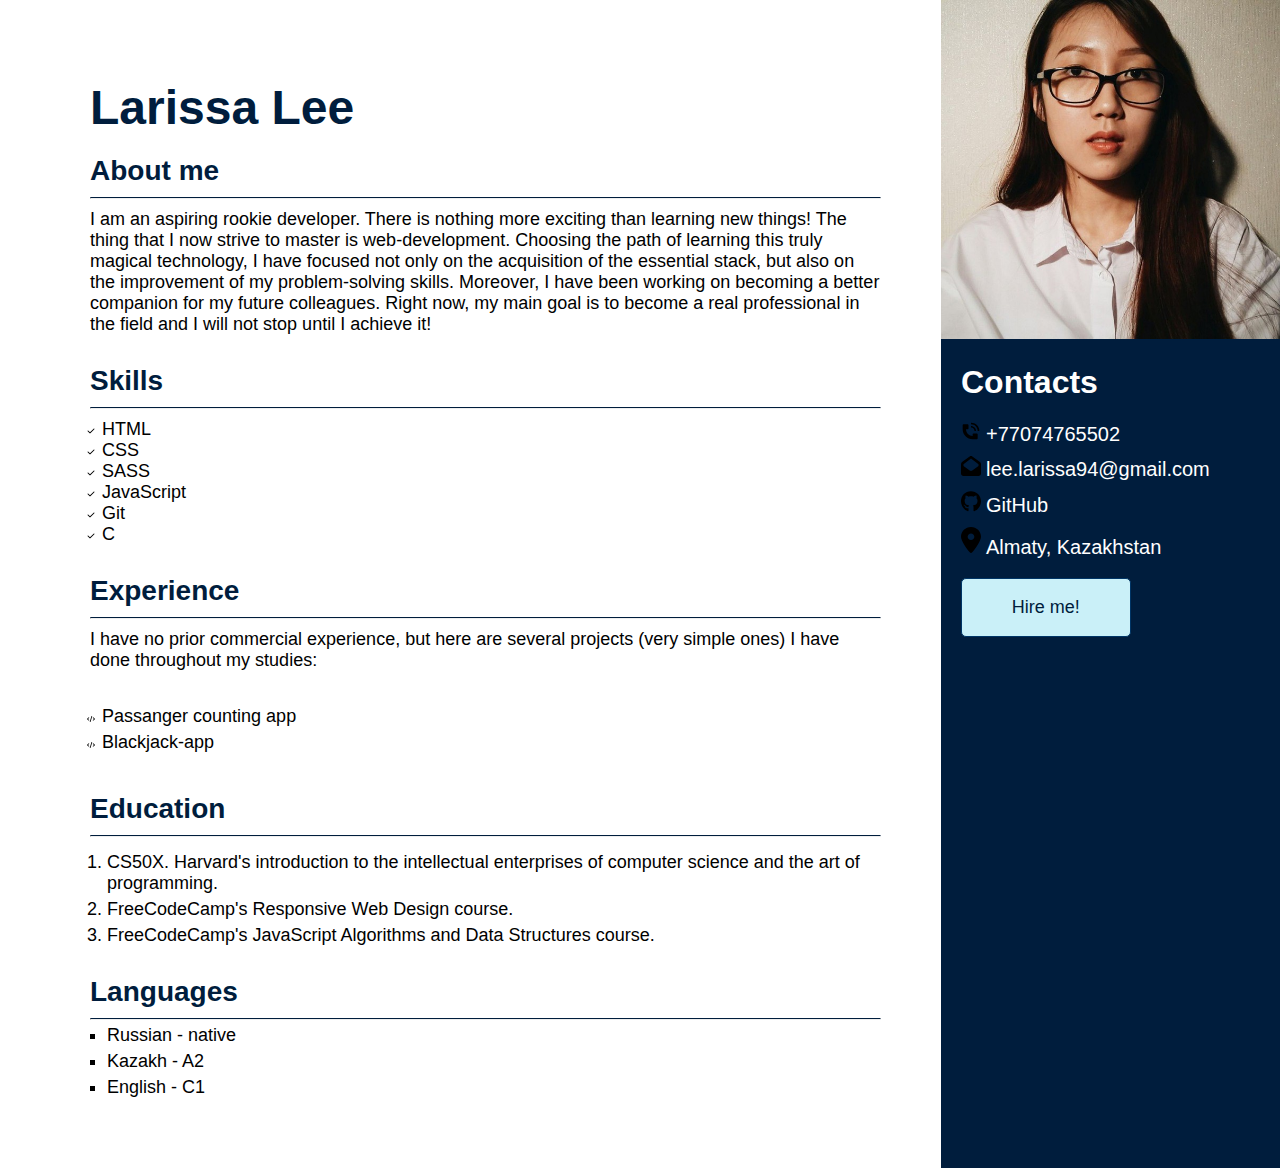
<file: index.html>
<!DOCTYPE html>
<html lang="en">
<head>
    <meta charset="UTF-8">
    <meta http-equiv="X-UA-Compatible" content="IE=edge">
    <meta name="viewport" content="width=device-width, initial-scale=1.0">
    <link rel="stylesheet" href="css/styles.css">
    <link rel="icon" type="image/x-icon" href="./img/favicon.ico">
    <title>Larissa Lee | CV</title>
</head>
<body class="main_page">
    <aside class="aside">
            <img src="./img/my_photo.jpg" alt="my photo" class="my_photo">
            <h2 class="contacts">Contacts</h2>
            <ul class="contact_list">
                <li class="tel"><img src="./img/phone.svg" alt="phone icon" class="icon"><a href="tel: +77074765502" >+77074765502</a></li>
                <li class="mail"><img src="./img/email.svg" alt="phone icon" class="icon"><a href="mailto: lee.larissa94@gmail.com">lee.larissa94@gmail.com</a></li>
                <li class="git"><img src="./img/github.svg" alt="phone icon" class="icon"><a href="https://github.com/Loriisokay">GitHub</a></li>
                <li class="country"><img src="./img/location.svg" alt="phone icon" class="icon">Almaty, Kazakhstan</li>  
            </ul>
            <button type="button" class="main_page_button"><a href="form.html">Hire me!</a></button>
        </aside>
    <main class="main">
        <h1 class="name">Larissa Lee</h1>
        <h2 class="heading">About me</h2>
        <hr>
        <p class="about">I am an aspiring rookie developer. There is nothing more exciting than learning new things! 
            The thing that I now strive to master is web-development. Choosing the path of learning this truly magical technology, I have focused not only on the acquisition of the essential stack, but also on the improvement of my problem-solving skills. 
            Moreover, I have been working on becoming a better companion for my future colleagues. 
            Right now, my main goal is to become a real professional in the field and I will not stop until I achieve it!</p>
        <h2 class="heading">Skills</h2>
        <hr>
        <ul class="skills">
            <li>HTML</li>
            <li>CSS</li>
            <li>SASS</li>
            <li>JavaScript</li>
            <li>Git</li>
            <li>C</li>
        </ul>
        <h2 class="heading">Experience</h2>
        <hr>
        <p>I have no prior commercial experience, but here are several projects (very simple ones) I have done throughout my studies:
            <ul class="experience">
                <li><a href="https://github.com/Loriisokay/Passengers-counting-app.git">Passanger counting app</a></li>
                <li><a href="https://github.com/Loriisokay/Blackjack-app-.git">Blackjack-app</a></li>
            </ul> 
        </p>
        <h2 class="heading">Education</h2>
        <hr>
        <ol class="education">
           <li>CS50X. Harvard's introduction to the intellectual enterprises of computer science and the art of programming.</li>
           <li>FreeCodeCamp's Responsive Web Design course.</li>
           <li>FreeCodeCamp's JavaScript Algorithms and Data Structures course.</li> 
        </ol>
        <h2 class="heading">Languages</h2>
        <hr>
        <ul class="languages">
            <li>Russian - native</li>
            <li>Kazakh - A2</li>
            <li>English - C1</li>
        </ul>
    </main>
</body>
</html>
</file>
<file: css/styles.css>
* {
  margin: 0;
  padding: 0;
  box-sizing: border-box;
}

body {
  font-family: sans-serif;
  width: 100%;
  height: auto;
  font-size: 18px;
}

.main_page {
  display: flex;
  flex-direction: row-reverse;
  justify-content: space-between;
}

.aside {
  width: 30%;
  background-color: #001d3d;
  justify-self: right;
}

.main {
  width: 70%;
  margin: 80px 60px 20px 90px;
}

.my_photo {
  width: 100%;
}

.name {
  color: #001d3d;
  font-size: 48px;
  padding-bottom: 20px;
}

.contacts {
  color: white;
  padding: 20px;
  font-size: 32px;
}

.contact_list {
  list-style: none;
  color: white;
  font-size: 20px;
}

.contact_list li {
  padding: 0 0 10px 20px;
  align-items: baseline;
}

.contact_list li a {
  color: white;
  text-decoration: none;
}

.contact_list li a:active {
  color: #3a0ca3;
}

.contact_list li a:hover {
  color: #caf0f8;
}

.contact_list li:hover {
  color: #caf0f8;
}

.icon {
  width: 25px;
  align-content: center;
  padding-right: 5px;
}

.main_page_button {
  width: 50%;
  height: 5%;
  margin: 10px 0 0 20px;
  background-color: #caf0f8;
  border: 0.5px solid #003566;
  border-radius: 5px;
  -webkit-border-radius: 5px;
  -moz-border-radius: 5px;
  -ms-border-radius: 5px;
  -o-border-radius: 5px;
}

.main_page_button a {
  text-decoration: none;
  font-size: 18px;
  color: #001d3d;
}

.main_page_button:hover {
  background-color: #90e0ef;
}

.main_page_button > a:hover, .experience > li > a:hover {
  color: #3a0ca3;
}

.main_page_button a:active {
  color: #480ca8;
}

.heading {
  color: #001d3d;
  font-size: 28px;
  padding-bottom: 10px;
}

hr {
  border-top: solid 1.5px #001d3d;
}

p, .skills, .education {
  padding: 10px 0 30px 0;
}

.skills li {
  list-style: url("/img/check.svg");
  margin-left: 12px;
}

.experience li {
  list-style-image: url("/img/code.svg");
  padding-top: 5px;
  margin-left: 12px;
}

.experience li a {
  text-decoration: none;
  color: black;
}

.education > li, .languages > li {
  padding-top: 5px;
  margin-left: 17px;
}

.languages {
  margin-bottom: 50px;
  list-style-type: square;
}

.form_page {
  display: flex;
  justify-content: center;
  align-items: center;
  flex-direction: column;
  background-image: url("img/sky.jpg");
  background-repeat: no-repeat;
  background-size: cover;
  color: #FFF;
}

.form_title {
  font-size: 36px;
  margin: 40px 0 40px 0;
}

.form_description {
  font-size: 24px;
  font-style: italic;
  margin: 10px 0 20px 0;
}

.form_description a {
  text-decoration: none;
  color: mintcream;
}

.form_description a:hover {
  color: #480ca8;
}

.form_description a:active {
  color: #caf0f8;
}

fieldset {
  background-color: #edf2f4;
  background: rgba(255, 255, 255, 0.2);
  border-radius: 16px;
  box-shadow: 0 4px 30px rgba(0, 0, 0, 0.1);
  backdrop-filter: blur(10.6px);
  -webkit-backdrop-filter: blur(10.6px);
  border: 1px solid rgba(255, 255, 255, 0.32);
  color: #FFF;
  display: flex;
  flex-direction: column;
  width: 700px;
  margin: 10px;
}

legend {
  padding: 10px;
  color: #FFF;
  font-size: 20px;
  text-align: center;
}

label {
  padding: 10px;
}

#company, #tel, #email, #address {
  width: 70%;
  font-style: italic;
}

h4 {
  margin-left: 4px;
  font-weight: 400;
}

select, textarea {
  width: 70%;
  margin: 20px;
  border-radius: 0;
  -webkit-border-radius: 0;
  -moz-border-radius: 0;
  -ms-border-radius: 0;
  -o-border-radius: 0;
}

textarea {
  font-style: italic;
}

#submit {
  align-items: center;
  width: 100%;
  height: 30px;
  margin: 20px 0 50px 0;
  background-color: #003566;
  border: 0.5px solid #003566;
  border-radius: 5px;
  -webkit-border-radius: 5px;
  -moz-border-radius: 5px;
  -ms-border-radius: 5px;
  -o-border-radius: 5px;
  color: #edf2f4;
  font-size: 18px;
}

#submit:hover {
  background-color: #90e0ef;
  color: #001d3d;
}

input, textarea, select {
  border-radius: 0;
  border: 1px solid #003566;
  -webkit-border-radius: 0;
  -moz-border-radius: 0;
  -ms-border-radius: 0;
  -o-border-radius: 0;
}

input:focus, textarea:focus {
  outline: 1px solid #001d3d;
}

option, select {
  font-style: italic;
}

.required_skills input {
  border: 1px solid #003566;
}

#email, #address, #company, #tel {
  height: 25px;
}

#email::placeholder, #address::placeholder, #company::placeholder, #tel::placeholder, textarea::placeholder {
  padding-left: 5px;
}/*# sourceMappingURL=styles.css.map */
</file>
